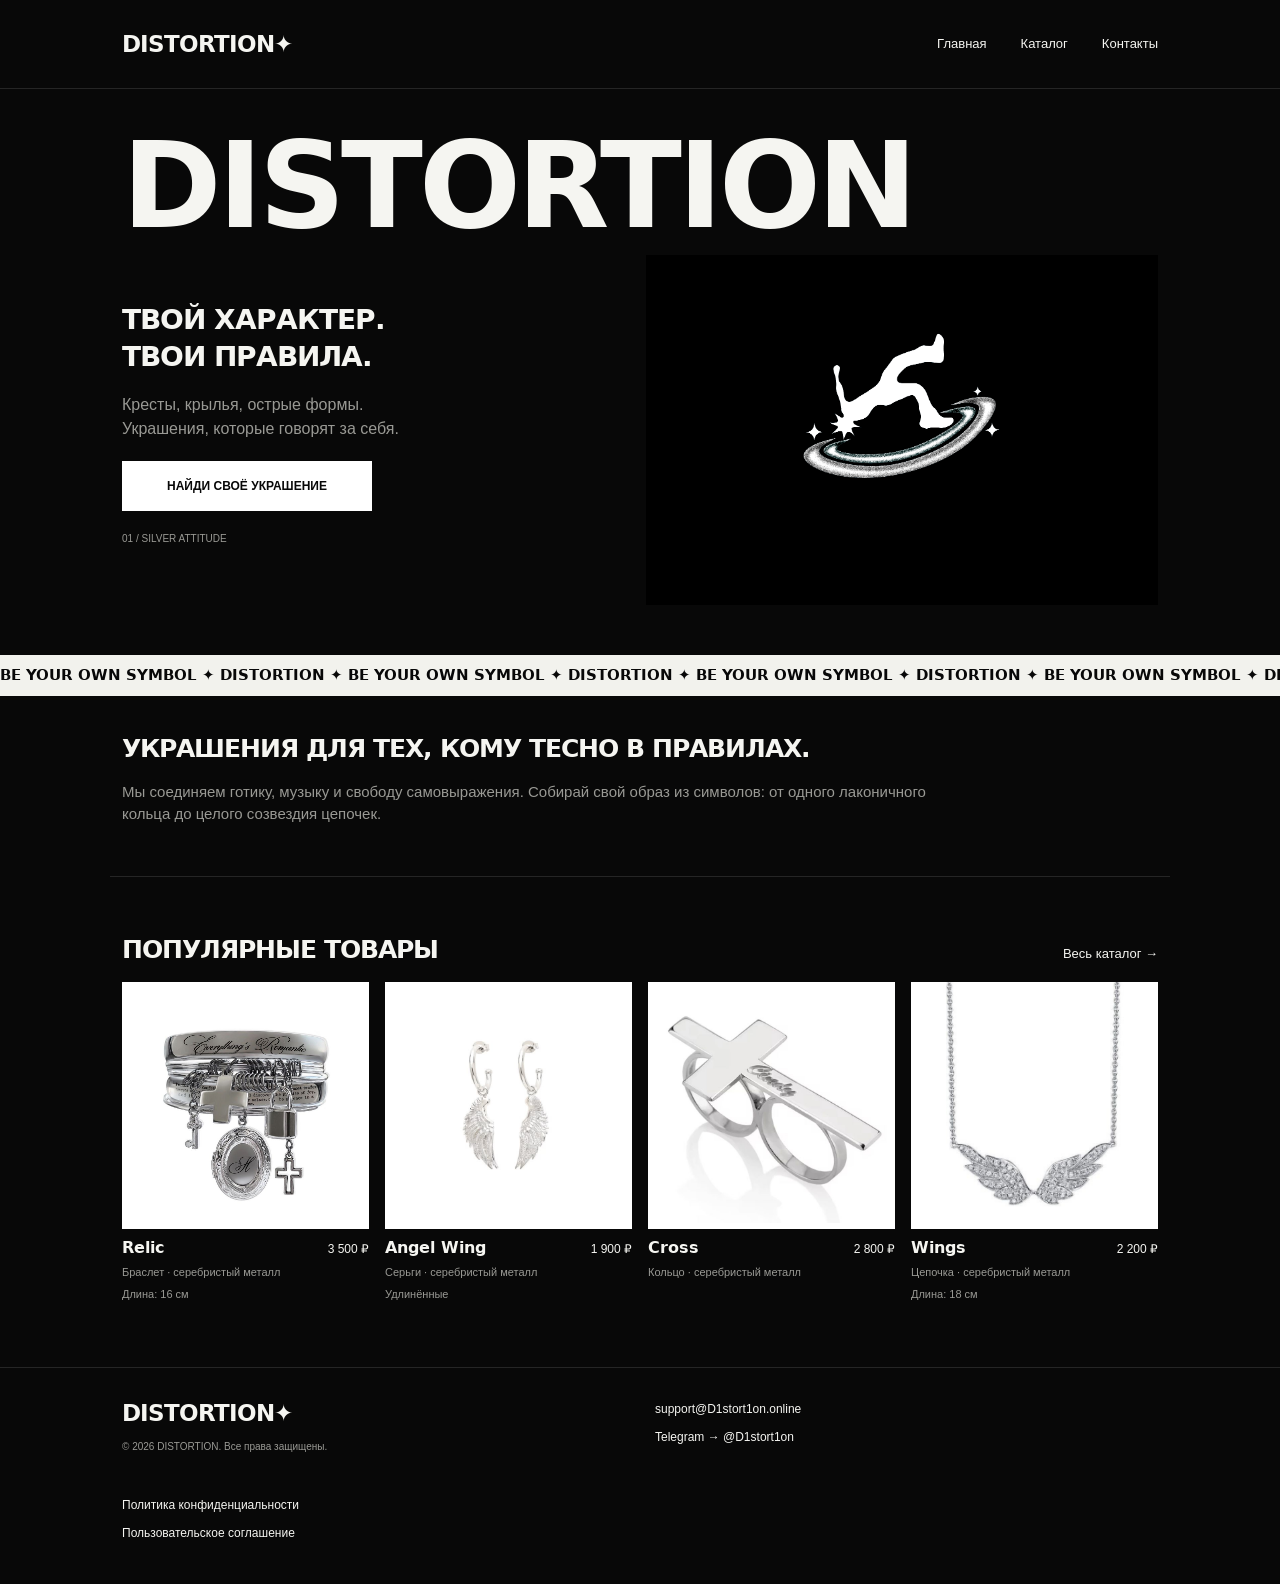
<file: index.html>
<!DOCTYPE html>
<html lang="ru">
<head>
<meta charset="UTF-8">
<meta name="viewport" content="width=device-width, initial-scale=1">
<meta name="description" content="DISTORTION — украшения в альтернативной эстетике. Твой характер. Твои правила.">
<title>Главная — DISTORTION</title>
<link rel="stylesheet" href="vendor/bootstrap.min.css">
<link rel="stylesheet" href="style.css">
<script src="script.js" defer>
</script>
</head>
<body>
<a class="skip-link" href="#main">К содержимому</a>
<header class="site-header">
<div class="container header-row">
<a class="logo" href="index.html">DISTORTION✦</a>
<nav aria-label="Главная навигация">
<a href="index.html">Главная</a>
<a href="catalog.html">Каталог</a>
<a href="contacts.html">Контакты</a>
</nav>
</div>
</header>
<main id="main">
<section class="container hero">
<h1>DISTORTION</h1>
<div class="hero-grid">
<div>
<h2>ТВОЙ ХАРАКТЕР.<br>ТВОИ ПРАВИЛА.</h2>
<p>Кресты, крылья, острые формы.<br>Украшения, которые говорят за себя.</p>
<a class="button" href="catalog.html">НАЙДИ СВОЁ УКРАШЕНИЕ</a>
<p class="small">01 / SILVER ATTITUDE</p>
</div>
<img src="images/hero.png" alt="Серебряная орбита и силуэт звезды">
</div>
</section>
<div class="ticker" aria-hidden="true"> BE YOUR OWN SYMBOL ✦ DISTORTION ✦  BE YOUR OWN SYMBOL ✦ DISTORTION ✦  BE YOUR OWN SYMBOL ✦ DISTORTION ✦  BE YOUR OWN SYMBOL ✦ DISTORTION ✦  BE YOUR OWN SYMBOL ✦ DISTORTION ✦  BE YOUR OWN SYMBOL ✦ DISTORTION ✦  BE YOUR OWN SYMBOL ✦ DISTORTION ✦  BE YOUR OWN SYMBOL ✦ DISTORTION ✦  BE YOUR OWN SYMBOL ✦ DISTORTION ✦  BE YOUR OWN SYMBOL ✦ DISTORTION ✦ </div>
<section class="intro container">
<h2>УКРАШЕНИЯ ДЛЯ ТЕХ, КОМУ ТЕСНО В ПРАВИЛАХ.</h2>
<p>Мы соединяем готику, музыку и свободу самовыражения. Собирай свой образ из символов: от одного лаконичного кольца до целого созвездия цепочек.</p>
</section>
<section class="container section">
<div class="section-heading">
<h2>ПОПУЛЯРНЫЕ ТОВАРЫ</h2>
<a href="catalog.html">Весь каталог →</a>
</div>
<div class="product-grid">
<article class="product-card" data-category="bracelets">
<a href="product.html?id=relic">
<img src="images/relic.jpg" alt="Браслет Relic" loading="lazy">
<div class="card-line">
<h3>Relic</h3>
<span>3 500 ₽</span>
</div>
<p>Браслет · серебристый металл</p>
<p>Длина: 16 см</p>
</a>
</article>
<article class="product-card" data-category="earrings">
<a href="product.html?id=angel-wing">
<img src="images/angel-wing.jpg" alt="Серьги Angel Wing" loading="lazy">
<div class="card-line">
<h3>Angel Wing</h3>
<span>1 900 ₽</span>
</div>
<p>Серьги · серебристый металл</p>
<p>Удлинённые</p>
</a>
</article>
<article class="product-card" data-category="rings">
<a href="product.html?id=cross">
<img src="images/cross.jpg" alt="Кольцо Cross" loading="lazy">
<div class="card-line">
<h3>Cross</h3>
<span>2 800 ₽</span>
</div>
<p>Кольцо · серебристый металл</p>
<p>
</p>
</a>
</article>
<article class="product-card" data-category="necklaces">
<a href="product.html?id=wings">
<img src="images/wings.jpg" alt="Цепочка Wings" loading="lazy">
<div class="card-line">
<h3>Wings</h3>
<span>2 200 ₽</span>
</div>
<p>Цепочка · серебристый металл</p>
<p>Длина: 18 см</p>
</a>
</article>
</div>
</section>
</main>
<footer class="site-footer">
<div class="container footer-grid">
<div>
<a class="logo" href="index.html">DISTORTION✦</a>
<p class="small">&copy; 2026 DISTORTION. Все права защищены.</p>
</div>
<div>
<a href="mailto:support@D1stort1on.online">support@D1stort1on.online</a>
<a href="https://t.me/D1stort1on">Telegram → @D1stort1on</a>
</div>
<div>
<a href="privacy.html">Политика конфиденциальности</a>
<a href="terms.html">Пользовательское соглашение</a>
</div>
</div>
</footer>
</body>
</html>
</file>
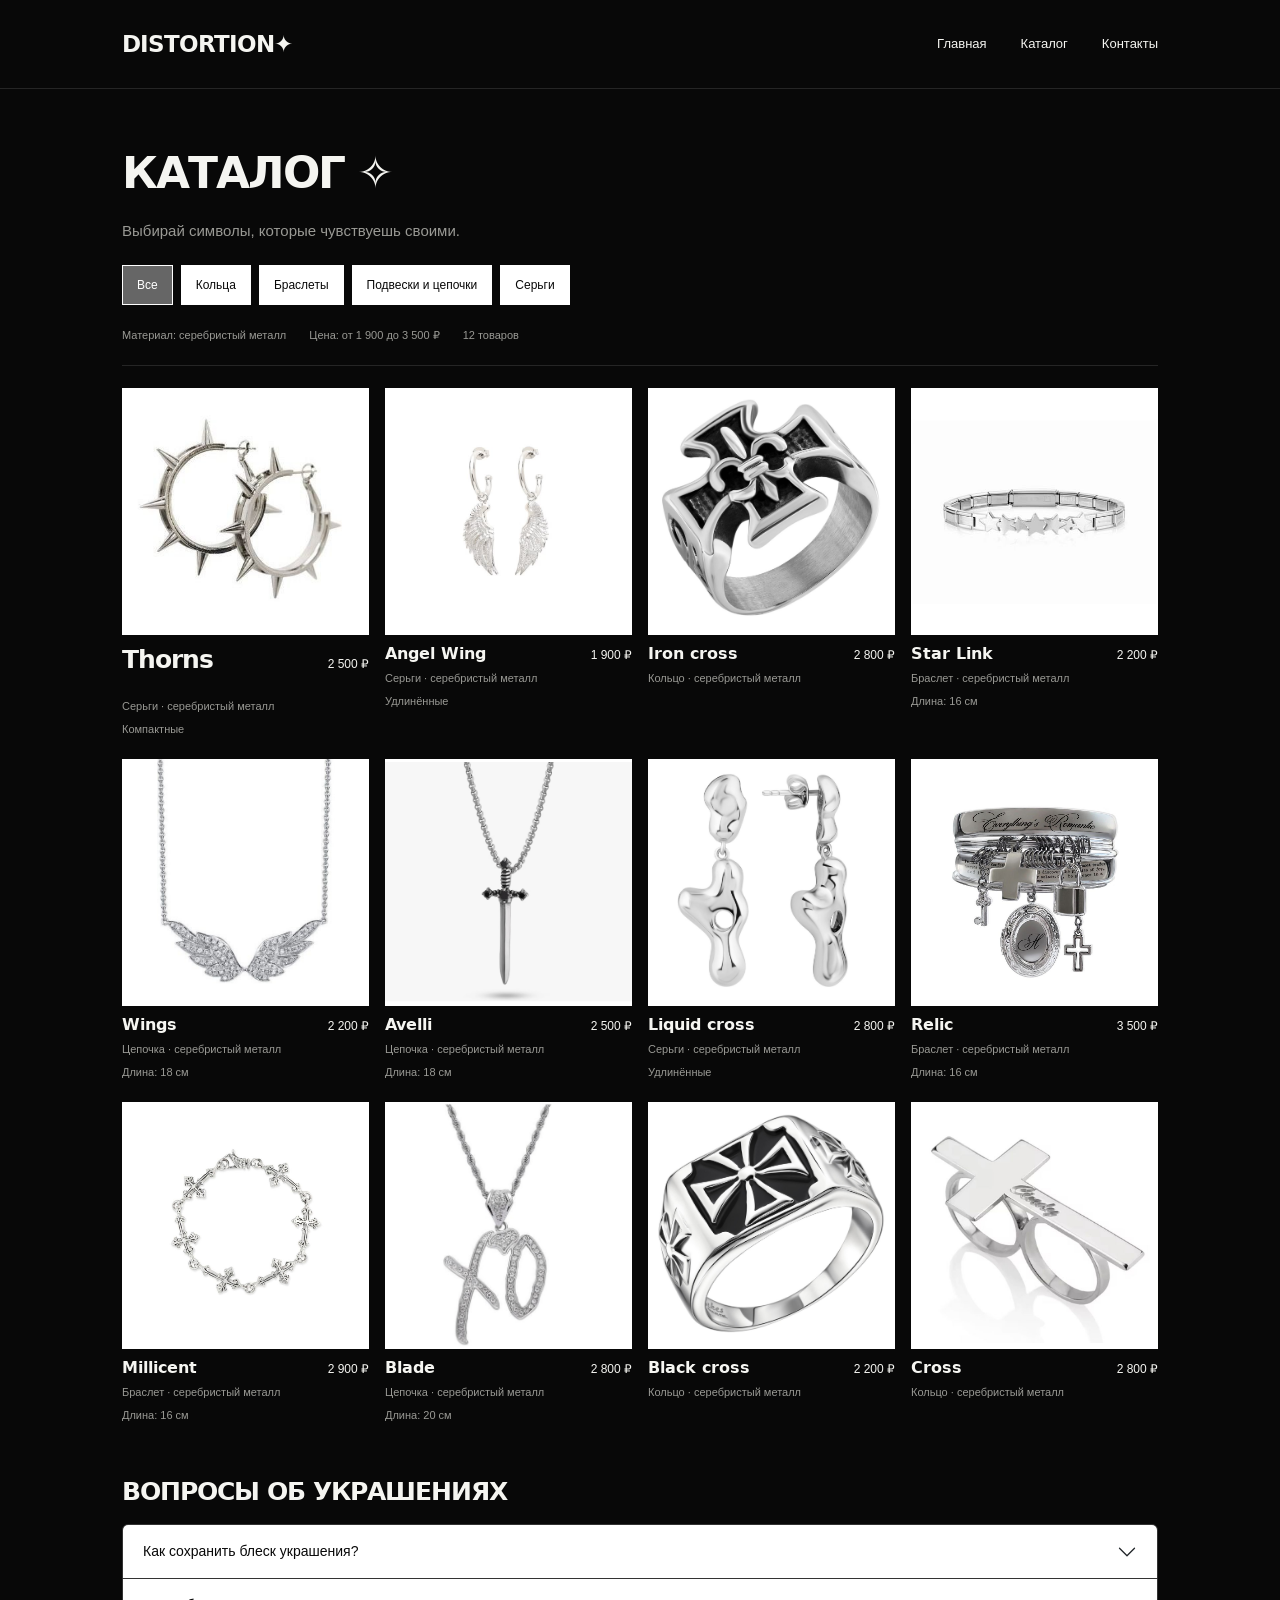
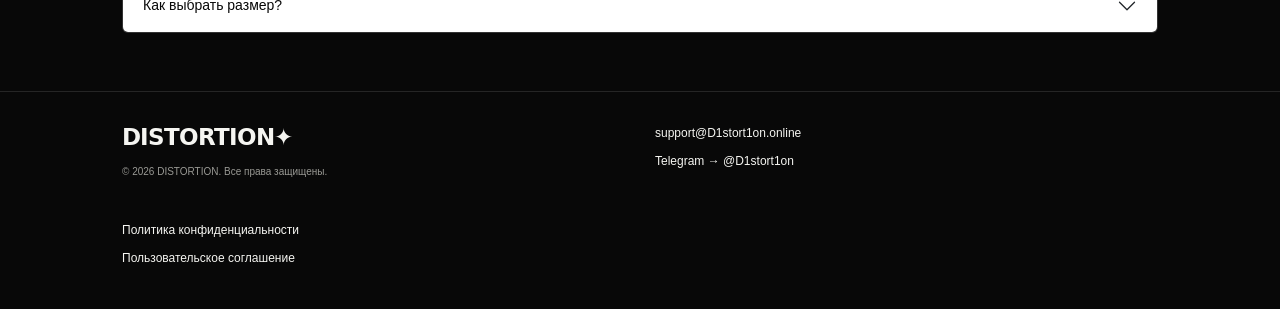
<file: catalog.html>
<!DOCTYPE html>
<html lang="ru">
<head>
<meta charset="UTF-8">
<meta name="viewport" content="width=device-width, initial-scale=1">
<meta name="description" content="DISTORTION — украшения в альтернативной эстетике. Твой характер. Твои правила.">
<title>Каталог — DISTORTION</title>
<link rel="stylesheet" href="vendor/bootstrap.min.css">
<link rel="stylesheet" href="style.css">
<script src="script.js" defer>
</script>
<script src="vendor/bootstrap.bundle.min.js" defer></script>
</head>
<body>
<a class="skip-link" href="#main">К содержимому</a>
<header class="site-header">
<div class="container header-row">
<a class="logo" href="index.html">DISTORTION✦</a>
<nav aria-label="Главная навигация">
<a href="index.html">Главная</a>
<a href="catalog.html">Каталог</a>
<a href="contacts.html">Контакты</a>
</nav>
</div>
</header>
<main id="main" class="container section">
<h1>КАТАЛОГ ✧</h1>
<p>Выбирай символы, которые чувствуешь своими.</p>
<div class="filters" role="group" aria-label="Категории товаров">
<button data-filter="all" class="active" aria-pressed="true">Все</button>
<button data-filter="rings" aria-pressed="false">Кольца</button>
<button data-filter="bracelets" aria-pressed="false">Браслеты</button>
<button data-filter="necklaces" aria-pressed="false">Подвески и цепочки</button>
<button data-filter="earrings" aria-pressed="false">Серьги</button>
</div>
<p class="catalog-info">Материал: серебристый металл <span>Цена: от 1 900 до 3 500 ₽</span> <span id="product-count" aria-live="polite">12 товаров</span>
</p>
<div class="row g-3 catalog-grid">
<article class="product-card col-6 col-md-4 col-lg-3" data-category="earrings">
<a href="product.html?id=thorns">
<img src="images/thorns.jpg" alt="Серьги Thorns" loading="lazy">
<div class="card-line">
<h2>Thorns</h2>
<span>2 500 ₽</span>
</div>
<p>Серьги · серебристый металл</p>
<p>Компактные</p>
</a>
</article>
<article class="product-card col-6 col-md-4 col-lg-3" data-category="earrings">
<a href="product.html?id=angel-wing">
<img src="images/angel-wing.jpg" alt="Серьги Angel Wing" loading="lazy">
<div class="card-line">
<h3>Angel Wing</h3>
<span>1 900 ₽</span>
</div>
<p>Серьги · серебристый металл</p>
<p>Удлинённые</p>
</a>
</article>
<article class="product-card col-6 col-md-4 col-lg-3" data-category="rings">
<a href="product.html?id=iron-cross">
<img src="images/iron-cross.jpg" alt="Кольцо Iron cross" loading="lazy">
<div class="card-line">
<h3>Iron cross</h3>
<span>2 800 ₽</span>
</div>
<p>Кольцо · серебристый металл</p>
<p>
</p>
</a>
</article>
<article class="product-card col-6 col-md-4 col-lg-3" data-category="bracelets">
<a href="product.html?id=star-link">
<img src="images/star-link.jpg" alt="Браслет Star Link" loading="lazy">
<div class="card-line">
<h3>Star Link</h3>
<span>2 200 ₽</span>
</div>
<p>Браслет · серебристый металл</p>
<p>Длина: 16 см</p>
</a>
</article>
<article class="product-card col-6 col-md-4 col-lg-3" data-category="necklaces">
<a href="product.html?id=wings">
<img src="images/wings.jpg" alt="Цепочка Wings" loading="lazy">
<div class="card-line">
<h3>Wings</h3>
<span>2 200 ₽</span>
</div>
<p>Цепочка · серебристый металл</p>
<p>Длина: 18 см</p>
</a>
</article>
<article class="product-card col-6 col-md-4 col-lg-3" data-category="necklaces">
<a href="product.html?id=avelli">
<img src="images/avelli.jpg" alt="Цепочка Avelli" loading="lazy">
<div class="card-line">
<h3>Avelli</h3>
<span>2 500 ₽</span>
</div>
<p>Цепочка · серебристый металл</p>
<p>Длина: 18 см</p>
</a>
</article>
<article class="product-card col-6 col-md-4 col-lg-3" data-category="earrings">
<a href="product.html?id=liquid-cross">
<img src="images/liquid-cross.jpg" alt="Серьги Liquid cross" loading="lazy">
<div class="card-line">
<h3>Liquid cross</h3>
<span>2 800 ₽</span>
</div>
<p>Серьги · серебристый металл</p>
<p>Удлинённые</p>
</a>
</article>
<article class="product-card col-6 col-md-4 col-lg-3" data-category="bracelets">
<a href="product.html?id=relic">
<img src="images/relic.jpg" alt="Браслет Relic" loading="lazy">
<div class="card-line">
<h3>Relic</h3>
<span>3 500 ₽</span>
</div>
<p>Браслет · серебристый металл</p>
<p>Длина: 16 см</p>
</a>
</article>
<article class="product-card col-6 col-md-4 col-lg-3" data-category="bracelets">
<a href="product.html?id=millicent">
<img src="images/millicent.jpg" alt="Браслет Millicent" loading="lazy">
<div class="card-line">
<h3>Millicent</h3>
<span>2 900 ₽</span>
</div>
<p>Браслет · серебристый металл</p>
<p>Длина: 16 см</p>
</a>
</article>
<article class="product-card col-6 col-md-4 col-lg-3" data-category="necklaces">
<a href="product.html?id=blade">
<img src="images/blade.jpg" alt="Цепочка Blade" loading="lazy">
<div class="card-line">
<h3>Blade</h3>
<span>2 800 ₽</span>
</div>
<p>Цепочка · серебристый металл</p>
<p>Длина: 20 см</p>
</a>
</article>
<article class="product-card col-6 col-md-4 col-lg-3" data-category="rings">
<a href="product.html?id=black-cross">
<img src="images/black-cross.jpg" alt="Кольцо Black cross" loading="lazy">
<div class="card-line">
<h3>Black cross</h3>
<span>2 200 ₽</span>
</div>
<p>Кольцо · серебристый металл</p>
<p>
</p>
</a>
</article>
<article class="product-card col-6 col-md-4 col-lg-3" data-category="rings">
<a href="product.html?id=cross">
<img src="images/cross.jpg" alt="Кольцо Cross" loading="lazy">
<div class="card-line">
<h3>Cross</h3>
<span>2 800 ₽</span>
</div>
<p>Кольцо · серебристый металл</p>
<p>
</p>
</a>
</article>
</div>
<section class="catalog-faq"><h2>ВОПРОСЫ ОБ УКРАШЕНИЯХ</h2>
<div class="accordion" id="questions">
<div class="accordion-item">
<h3 class="accordion-header"><button class="accordion-button collapsed" type="button" data-bs-toggle="collapse" data-bs-target="#care-answer" aria-expanded="false" aria-controls="care-answer">Как сохранить блеск украшения?</button></h3>
<div id="care-answer" class="accordion-collapse collapse" data-bs-parent="#questions"><div class="accordion-body">Снимай украшение перед душем и тренировкой. Храни отдельно от других аксессуаров и очищай мягкой сухой салфеткой.</div></div>
</div>
<div class="accordion-item">
<h3 class="accordion-header"><button class="accordion-button collapsed" type="button" data-bs-toggle="collapse" data-bs-target="#size-answer" aria-expanded="false" aria-controls="size-answer">Как выбрать размер?</button></h3>
<div id="size-answer" class="accordion-collapse collapse" data-bs-parent="#questions"><div class="accordion-body">Посмотри параметры в карточке украшения. Если сомневаешься, <a href="contacts.html">напиши нам</a> — поможем с выбором.</div></div>
</div>
</div></section></main>
<footer class="site-footer">
<div class="container footer-grid">
<div>
<a class="logo" href="index.html">DISTORTION✦</a>
<p class="small">&copy; 2026 DISTORTION. Все права защищены.</p>
</div>
<div>
<a href="mailto:support@D1stort1on.online">support@D1stort1on.online</a>
<a href="https://t.me/D1stort1on">Telegram → @D1stort1on</a>
</div>
<div>
<a href="privacy.html">Политика конфиденциальности</a>
<a href="terms.html">Пользовательское соглашение</a>
</div>
</div>
</footer>
</body>
</html>
</file>
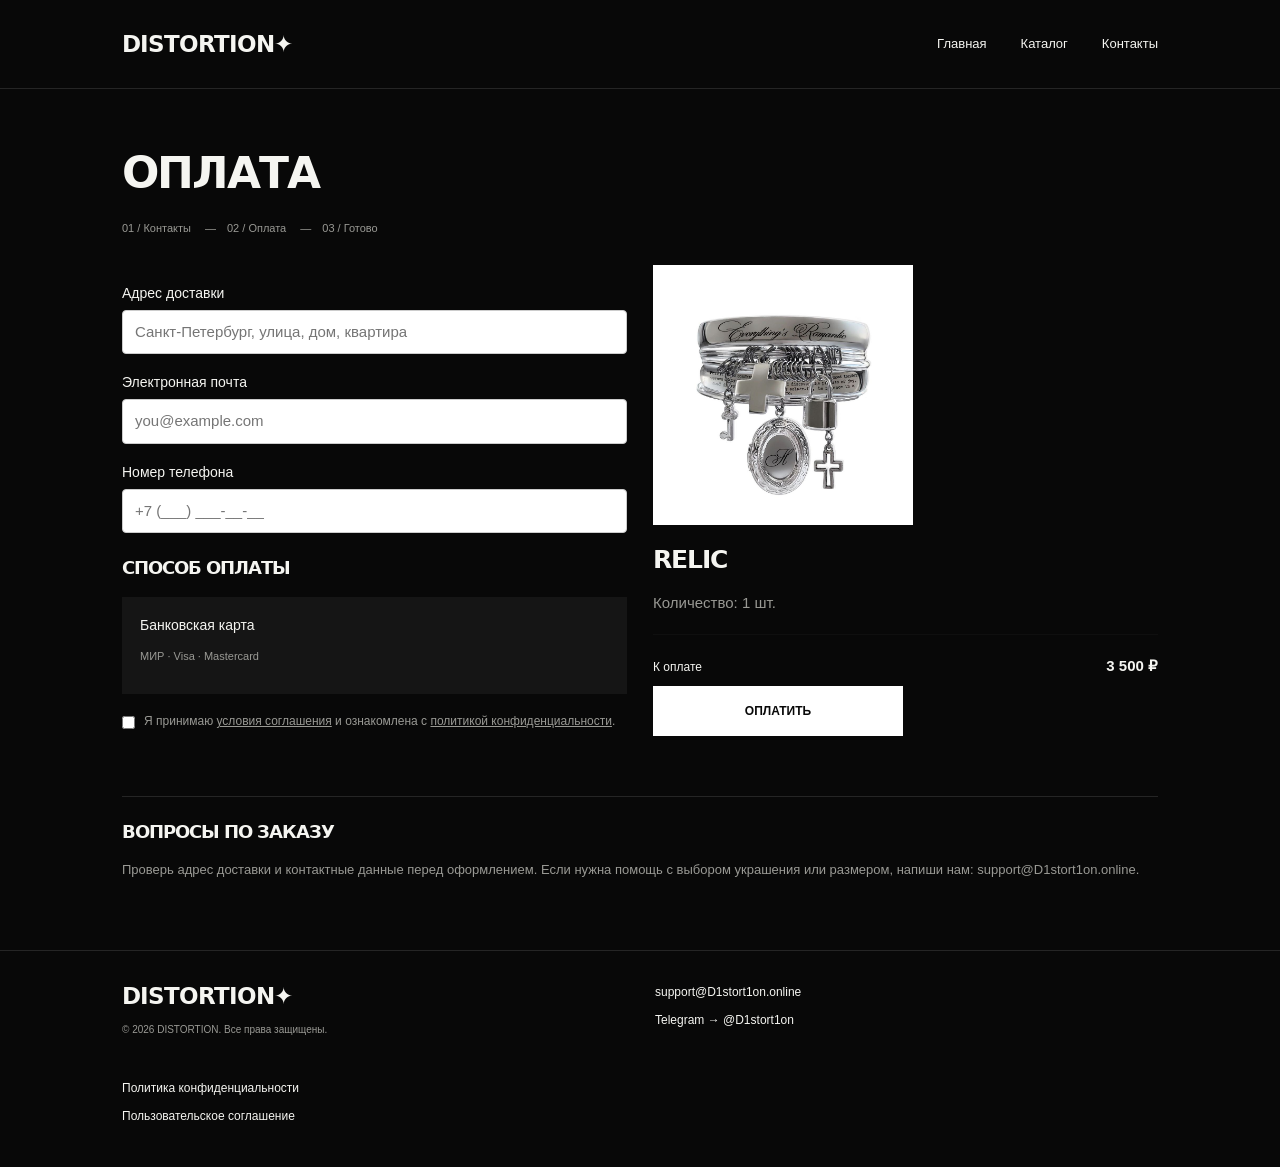
<file: checkout.html>
<!DOCTYPE html>
<html lang="ru">
<head>
<meta charset="UTF-8">
<meta name="viewport" content="width=device-width, initial-scale=1">
<meta name="description" content="DISTORTION — украшения в альтернативной эстетике. Твой характер. Твои правила.">
<title>Оформление заказа — DISTORTION</title>
<link rel="stylesheet" href="vendor/bootstrap.min.css">
<link rel="stylesheet" href="style.css">
<script src="products.js" defer>
</script>
<script src="script.js" defer>
</script>
</head>
<body>
<a class="skip-link" href="#main">К содержимому</a>
<header class="site-header">
<div class="container header-row">
<a class="logo" href="index.html">DISTORTION✦</a>
<nav aria-label="Главная навигация">
<a href="index.html">Главная</a>
<a href="catalog.html">Каталог</a>
<a href="contacts.html">Контакты</a>
</nav>
</div>
</header>
<main id="main" class="container section">
<h1>ОПЛАТА</h1>
<p class="small">01 / Контакты　 —　02 / Оплата　 —　03 / Готово</p>
<form id="order-form" class="checkout-grid">
<div>
<label for="address">Адрес доставки</label>
<input id="address" name="address" type="text" placeholder="Санкт-Петербург, улица, дом, квартира" minlength="10" required>
<label for="email">Электронная почта</label>
<input id="email" name="email" type="email" autocomplete="email" placeholder="you@example.com" required>
<label for="phone">Номер телефона</label>
<input id="phone" name="phone" type="tel" autocomplete="tel" placeholder="+7 (___) ___-__-__" required>
<h2 class="label-heading">СПОСОБ ОПЛАТЫ</h2>
<div class="payment-method">Банковская карта<p class="small">МИР · Visa · Mastercard</p>
</div>
<label class="consent">
<input type="checkbox" required> <span>Я принимаю <a href="terms.html">условия соглашения</a> и ознакомлена с <a href="privacy.html">политикой конфиденциальности</a>.</span>
</label>
</div>
<aside>
<img class="order-image" id="order-image" src="images/relic.jpg" alt="Браслет Relic">
<h2 id="order-name">RELIC / 16 СМ</h2>
<p>Количество: 1 шт.</p>
<hr>
<div class="card-line">
<span>К оплате</span>
<strong id="order-price">3 500 ₽</strong>
</div>
<button class="button" type="submit">ОПЛАТИТЬ</button>
<p id="form-error" role="alert">
</p>
</aside>
</form>
<section class="security">
<h2>ВОПРОСЫ ПО ЗАКАЗУ</h2>
<p>Проверь адрес доставки и контактные данные перед оформлением. Если нужна помощь с выбором украшения или размером, напиши нам: support@D1stort1on.online.</p>
</section>
</main>
<footer class="site-footer">
<div class="container footer-grid">
<div>
<a class="logo" href="index.html">DISTORTION✦</a>
<p class="small">&copy; 2026 DISTORTION. Все права защищены.</p>
</div>
<div>
<a href="mailto:support@D1stort1on.online">support@D1stort1on.online</a>
<a href="https://t.me/D1stort1on">Telegram → @D1stort1on</a>
</div>
<div>
<a href="privacy.html">Политика конфиденциальности</a>
<a href="terms.html">Пользовательское соглашение</a>
</div>
</div>
</footer>
</body>
</html>
</file>
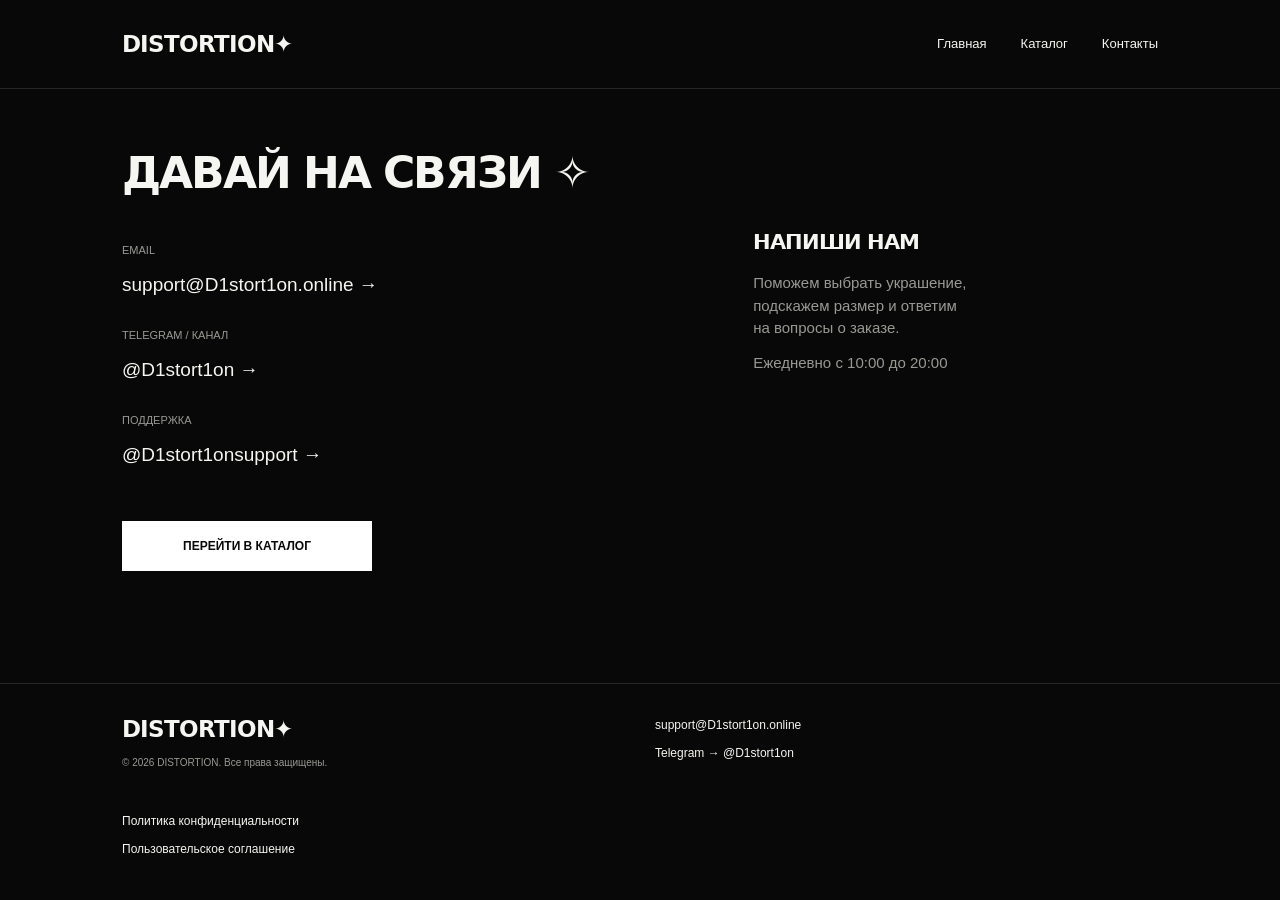
<file: contacts.html>
<!DOCTYPE html>
<html lang="ru">
<head>
<meta charset="UTF-8">
<meta name="viewport" content="width=device-width, initial-scale=1">
<meta name="description" content="DISTORTION — украшения в альтернативной эстетике. Твой характер. Твои правила.">
<title>Контакты — DISTORTION</title>
<link rel="stylesheet" href="vendor/bootstrap.min.css">
<link rel="stylesheet" href="style.css">
<script src="script.js" defer>
</script>
</head>
<body>
<a class="skip-link" href="#main">К содержимому</a>
<header class="site-header">
<div class="container header-row">
<a class="logo" href="index.html">DISTORTION✦</a>
<nav aria-label="Главная навигация">
<a href="index.html">Главная</a>
<a href="catalog.html">Каталог</a>
<a href="contacts.html">Контакты</a>
</nav>
</div>
</header>
<main id="main" class="container section contacts">
<h1>ДАВАЙ НА СВЯЗИ ✧</h1>
<div class="contacts-grid">
<div>
<p class="small">EMAIL</p>
<a class="contact-link" href="mailto:support@D1stort1on.online">support@D1stort1on.online →</a>
<p class="small">TELEGRAM / КАНАЛ</p>
<a class="contact-link" href="https://t.me/D1stort1on">@D1stort1on →</a>
<p class="small">ПОДДЕРЖКА</p>
<a class="contact-link" href="https://t.me/D1stort1onsupport">@D1stort1onsupport →</a>
<a class="button" href="catalog.html">ПЕРЕЙТИ В КАТАЛОГ</a>
</div>
<div>
<h2>НАПИШИ НАМ</h2>
<p>Поможем выбрать украшение,<br>подскажем размер и ответим<br>на вопросы о заказе.</p>
<p>Ежедневно с 10:00 до 20:00</p>
</div>
</div>
</main>
<footer class="site-footer">
<div class="container footer-grid">
<div>
<a class="logo" href="index.html">DISTORTION✦</a>
<p class="small">&copy; 2026 DISTORTION. Все права защищены.</p>
</div>
<div>
<a href="mailto:support@D1stort1on.online">support@D1stort1on.online</a>
<a href="https://t.me/D1stort1on">Telegram → @D1stort1on</a>
</div>
<div>
<a href="privacy.html">Политика конфиденциальности</a>
<a href="terms.html">Пользовательское соглашение</a>
</div>
</div>
</footer>
</body>
</html>
</file>
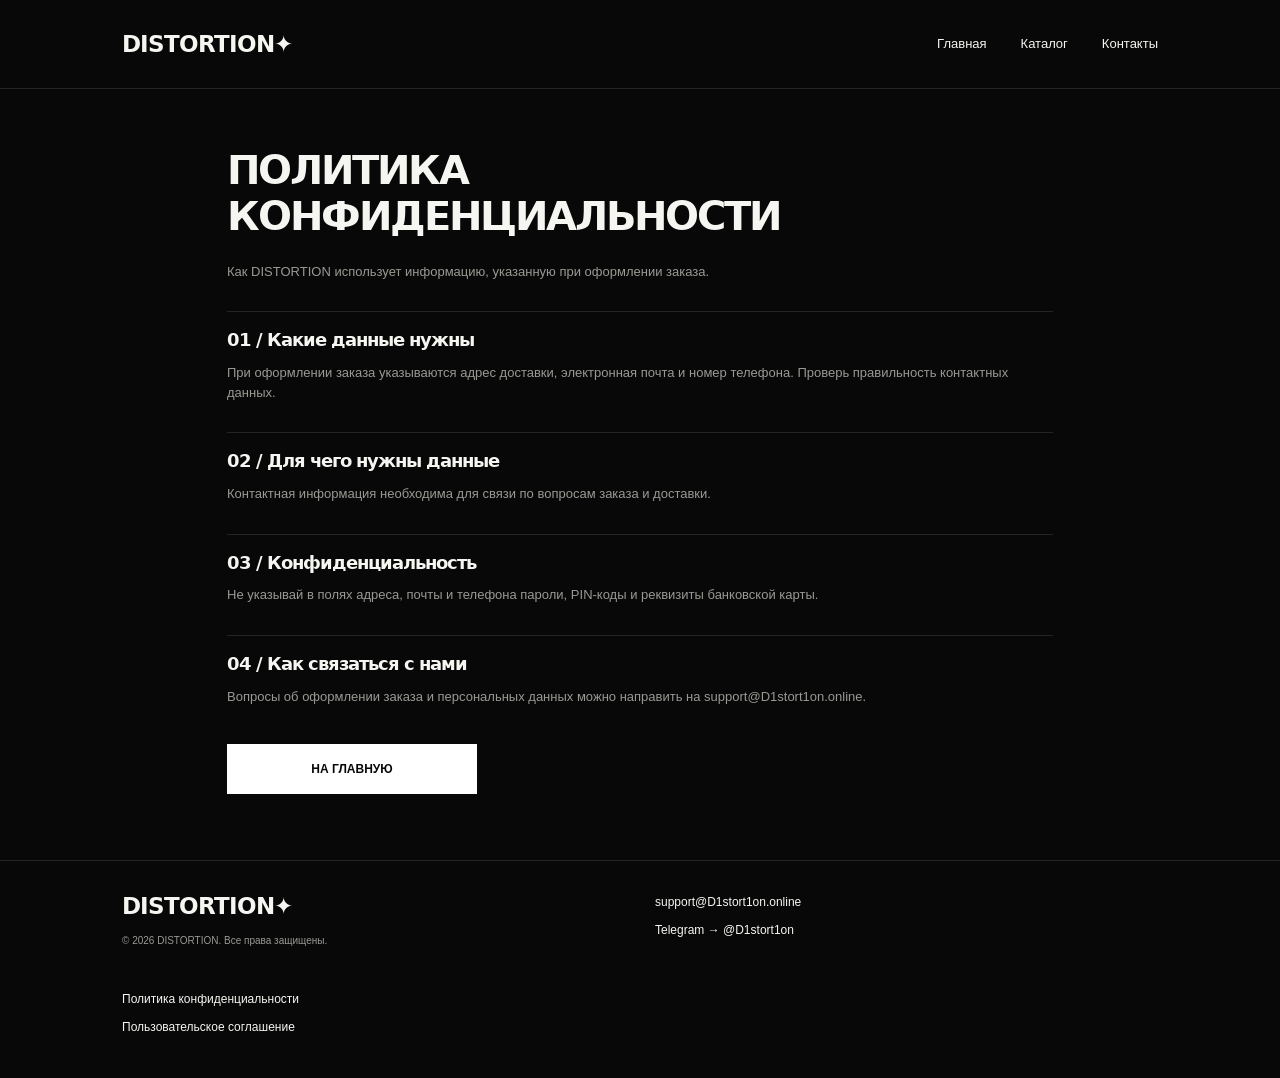
<file: privacy.html>
<!DOCTYPE html>
<html lang="ru">
<head>
<meta charset="UTF-8">
<meta name="viewport" content="width=device-width, initial-scale=1">
<meta name="description" content="DISTORTION — украшения в альтернативной эстетике. Твой характер. Твои правила.">
<title>ПОЛИТИКА КОНФИДЕНЦИАЛЬНОСТИ — DISTORTION</title>
<link rel="stylesheet" href="vendor/bootstrap.min.css">
<link rel="stylesheet" href="style.css">
<script src="script.js" defer>
</script>
</head>
<body>
<a class="skip-link" href="#main">К содержимому</a>
<header class="site-header">
<div class="container header-row">
<a class="logo" href="index.html">DISTORTION✦</a>
<nav aria-label="Главная навигация">
<a href="index.html">Главная</a>
<a href="catalog.html">Каталог</a>
<a href="contacts.html">Контакты</a>
</nav>
</div>
</header>
<main id="main" class="container section legal">
<h1>ПОЛИТИКА КОНФИДЕНЦИАЛЬНОСТИ</h1>
<p>Как DISTORTION использует информацию, указанную при оформлении заказа.</p>
<section><h2>01 / Какие данные нужны</h2>
<p>При оформлении заказа указываются адрес доставки, электронная почта и номер телефона. Проверь правильность контактных данных.</p></section><section><h2>02 / Для чего нужны данные</h2>
<p>Контактная информация необходима для связи по вопросам заказа и доставки.</p></section><section><h2>03 / Конфиденциальность</h2>
<p>Не указывай в полях адреса, почты и телефона пароли, PIN-коды и реквизиты банковской карты.</p></section><section><h2>04 / Как связаться с нами</h2>
<p>Вопросы об оформлении заказа и персональных данных можно направить на support@D1stort1on.online.</p></section><a class="button" href="index.html">НА ГЛАВНУЮ</a>
</main>
<footer class="site-footer">
<div class="container footer-grid">
<div>
<a class="logo" href="index.html">DISTORTION✦</a>
<p class="small">&copy; 2026 DISTORTION. Все права защищены.</p>
</div>
<div>
<a href="mailto:support@D1stort1on.online">support@D1stort1on.online</a>
<a href="https://t.me/D1stort1on">Telegram → @D1stort1on</a>
</div>
<div>
<a href="privacy.html">Политика конфиденциальности</a>
<a href="terms.html">Пользовательское соглашение</a>
</div>
</div>
</footer>
</body>
</html>
</file>
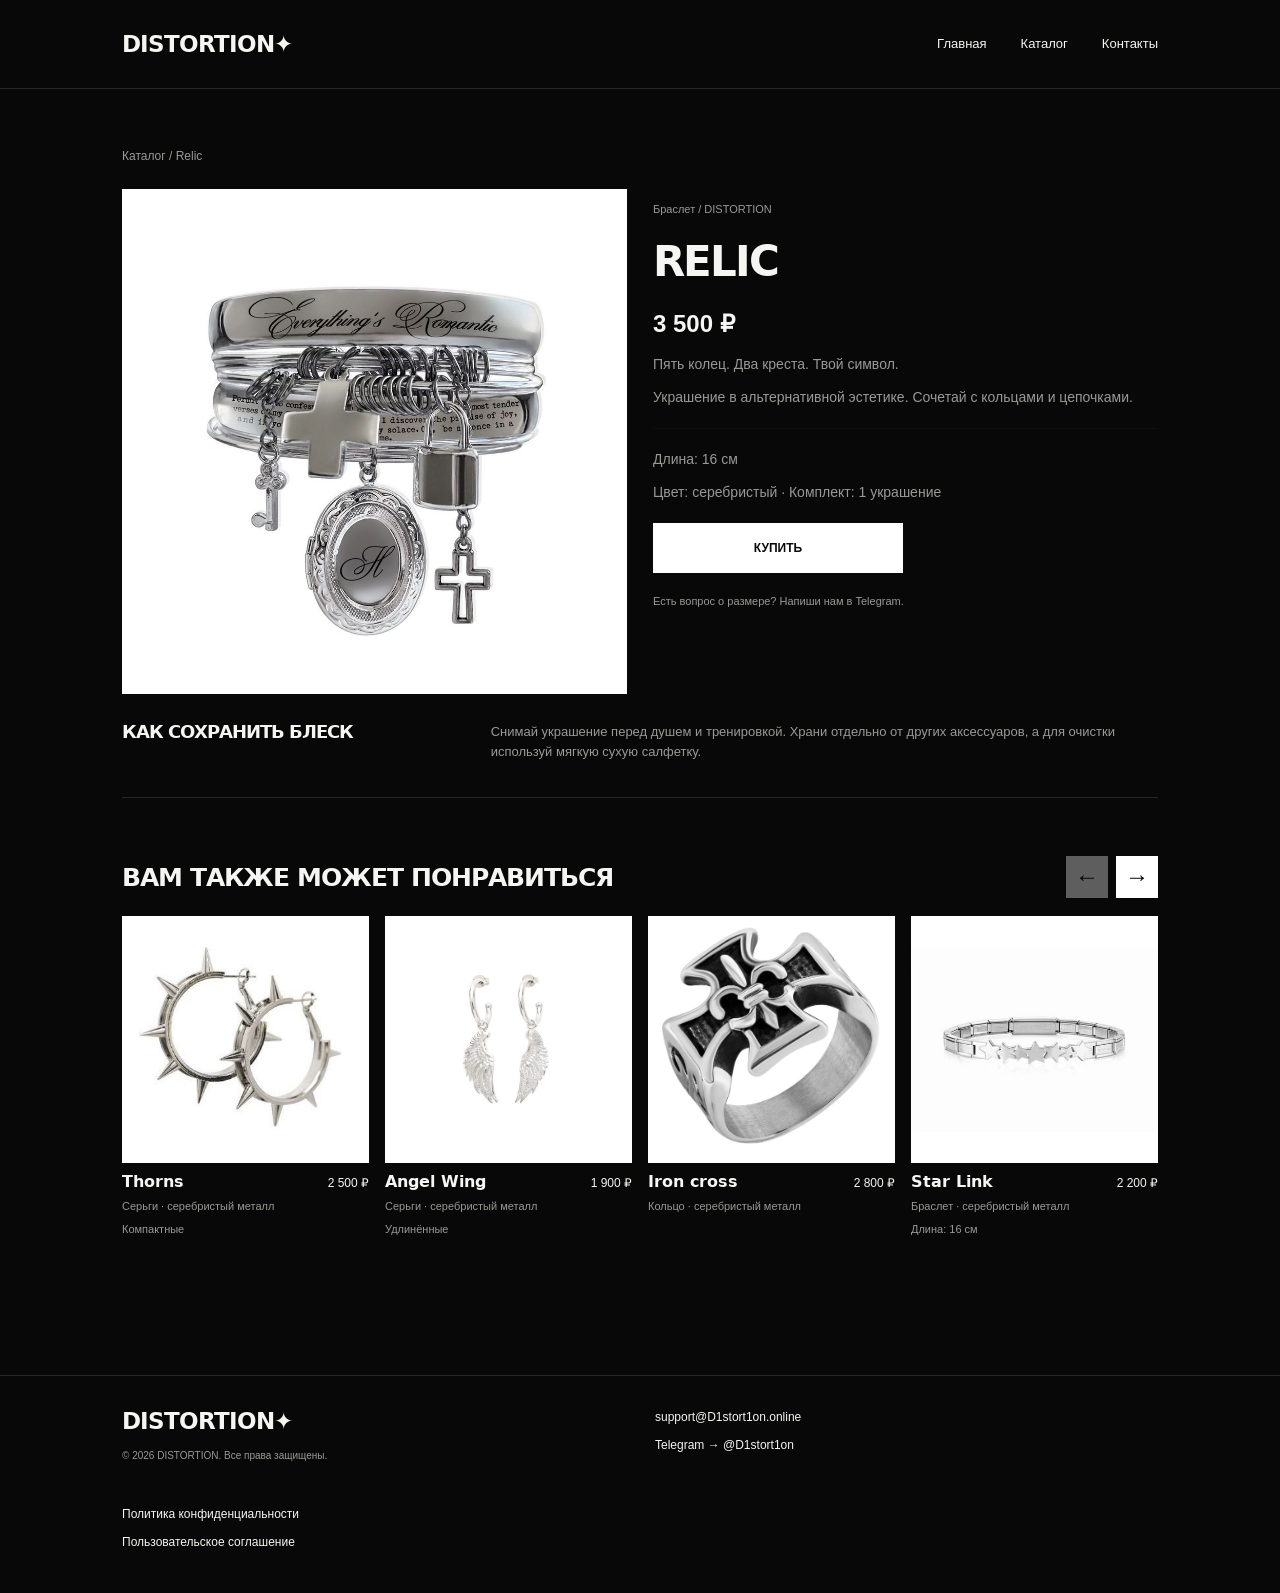
<file: product.html>
<!DOCTYPE html>
<html lang="ru">
<head>
<meta charset="UTF-8">
<meta name="viewport" content="width=device-width, initial-scale=1">
<meta name="description" content="DISTORTION — украшения в альтернативной эстетике. Твой характер. Твои правила.">
<title>Товар — DISTORTION</title>
<link rel="stylesheet" href="vendor/bootstrap.min.css">
<link rel="stylesheet" href="vendor/glightbox.min.css">
<link rel="stylesheet" href="style.css">
<script src="products.js" defer>
</script>
<script src="script.js" defer>
</script>
<script src="vendor/glightbox.min.js" defer></script>
<script src="gallery.js" defer></script>
</head>
<body>
<a class="skip-link" href="#main">К содержимому</a>
<header class="site-header">
<div class="container header-row">
<a class="logo" href="index.html">DISTORTION✦</a>
<nav aria-label="Главная навигация">
<a href="index.html">Главная</a>
<a href="catalog.html">Каталог</a>
<a href="contacts.html">Контакты</a>
</nav>
</div>
</header>
<main id="main" class="container section">
<p class="breadcrumbs">
<a href="catalog.html">Каталог</a> / <span id="breadcrumb-name">Relic</span>
</p>
<section class="product-layout">
<a id="open-photo" class="image-button glightbox" href="images/relic.jpg" data-gallery="jewelry" data-title="Relic" aria-label="Увеличить фотографию"><img id="product-image" src="images/relic.jpg" alt="Браслет Relic">
</a><div>
<p class="small" id="product-kind">БРАСЛЕТ / 001</p>
<h1 id="product-name">RELIC</h1>
<strong class="price" id="product-price">3 500 ₽</strong>
<p id="product-description">Пять колец. Два креста. Твой символ.</p>
<p>Украшение в альтернативной эстетике. Сочетай с кольцами и цепочками.</p>
<hr>
<p id="product-detail">Длина: 16 см</p>
<p>Цвет: серебристый · Комплект: 1 украшение</p>
<a id="buy-link" class="button" href="checkout.html?id=relic">КУПИТЬ</a>
<p class="small">Есть вопрос о размере? Напиши нам в <a href="https://t.me/D1stort1on">Telegram</a>.</p>
</div>
</section>
<section class="care">
<h2>КАК СОХРАНИТЬ БЛЕСК</h2>
<p>Снимай украшение перед душем и тренировкой. Храни отдельно от других аксессуаров, а для очистки используй мягкую сухую салфетку.</p>
</section>
<section class="section recommendations" aria-labelledby="recommendations-title">
<div class="section-heading recommendations-heading">
<h2 id="recommendations-title">ВАМ ТАКЖЕ МОЖЕТ ПОНРАВИТЬСЯ</h2>
<div class="slider-controls" role="group" aria-label="Листание рекомендаций">
<button class="slider-button" type="button" id="recommendations-prev" aria-label="Предыдущие товары" aria-controls="recommendations-track">←</button><button class="slider-button" type="button" id="recommendations-next" aria-label="Следующие товары" aria-controls="recommendations-track">→</button>
</div>
</div>
<div class="recommendations-track" role="region" id="recommendations-track" tabindex="0" aria-label="Рекомендуемые украшения, горизонтальная прокрутка">
<article class="product-card" data-category="earrings">
<a href="product.html?id=thorns">
<img src="images/thorns.jpg" alt="Серьги Thorns" loading="lazy">
<div class="card-line">
<h3>Thorns</h3>
<span>2 500 ₽</span>
</div>
<p>Серьги · серебристый металл</p>
<p>Компактные</p>
</a>
</article>
<article class="product-card" data-category="earrings">
<a href="product.html?id=angel-wing">
<img src="images/angel-wing.jpg" alt="Серьги Angel Wing" loading="lazy">
<div class="card-line">
<h3>Angel Wing</h3>
<span>1 900 ₽</span>
</div>
<p>Серьги · серебристый металл</p>
<p>Удлинённые</p>
</a>
</article>
<article class="product-card" data-category="rings">
<a href="product.html?id=iron-cross">
<img src="images/iron-cross.jpg" alt="Кольцо Iron cross" loading="lazy">
<div class="card-line">
<h3>Iron cross</h3>
<span>2 800 ₽</span>
</div>
<p>Кольцо · серебристый металл</p>
<p>
</p>
</a>
</article>
<article class="product-card" data-category="bracelets">
<a href="product.html?id=star-link">
<img src="images/star-link.jpg" alt="Браслет Star Link" loading="lazy">
<div class="card-line">
<h3>Star Link</h3>
<span>2 200 ₽</span>
</div>
<p>Браслет · серебристый металл</p>
<p>Длина: 16 см</p>
</a>
</article>
<article class="product-card" data-category="necklaces">
<a href="product.html?id=wings">
<img src="images/wings.jpg" alt="Цепочка Wings" loading="lazy">
<div class="card-line">
<h3>Wings</h3>
<span>2 200 ₽</span>
</div>
<p>Цепочка · серебристый металл</p>
<p>Длина: 18 см</p>
</a>
</article>
<article class="product-card" data-category="necklaces">
<a href="product.html?id=avelli">
<img src="images/avelli.jpg" alt="Цепочка Avelli" loading="lazy">
<div class="card-line">
<h3>Avelli</h3>
<span>2 500 ₽</span>
</div>
<p>Цепочка · серебристый металл</p>
<p>Длина: 18 см</p>
</a>
</article>
<article class="product-card" data-category="earrings">
<a href="product.html?id=liquid-cross">
<img src="images/liquid-cross.jpg" alt="Серьги Liquid cross" loading="lazy">
<div class="card-line">
<h3>Liquid cross</h3>
<span>2 800 ₽</span>
</div>
<p>Серьги · серебристый металл</p>
<p>Удлинённые</p>
</a>
</article>
<article class="product-card" data-category="bracelets">
<a href="product.html?id=relic">
<img src="images/relic.jpg" alt="Браслет Relic" loading="lazy">
<div class="card-line">
<h3>Relic</h3>
<span>3 500 ₽</span>
</div>
<p>Браслет · серебристый металл</p>
<p>Длина: 16 см</p>
</a>
</article>
<article class="product-card" data-category="bracelets">
<a href="product.html?id=millicent">
<img src="images/millicent.jpg" alt="Браслет Millicent" loading="lazy">
<div class="card-line">
<h3>Millicent</h3>
<span>2 900 ₽</span>
</div>
<p>Браслет · серебристый металл</p>
<p>Длина: 16 см</p>
</a>
</article>
<article class="product-card" data-category="necklaces">
<a href="product.html?id=blade">
<img src="images/blade.jpg" alt="Цепочка Blade" loading="lazy">
<div class="card-line">
<h3>Blade</h3>
<span>2 800 ₽</span>
</div>
<p>Цепочка · серебристый металл</p>
<p>Длина: 20 см</p>
</a>
</article>
<article class="product-card" data-category="rings">
<a href="product.html?id=black-cross">
<img src="images/black-cross.jpg" alt="Кольцо Black cross" loading="lazy">
<div class="card-line">
<h3>Black cross</h3>
<span>2 200 ₽</span>
</div>
<p>Кольцо · серебристый металл</p>
<p>
</p>
</a>
</article>
<article class="product-card" data-category="rings">
<a href="product.html?id=cross">
<img src="images/cross.jpg" alt="Кольцо Cross" loading="lazy">
<div class="card-line">
<h3>Cross</h3>
<span>2 800 ₽</span>
</div>
<p>Кольцо · серебристый металл</p>
<p>
</p>
</a>
</article>
</div></section>
</main>
<footer class="site-footer">
<div class="container footer-grid">
<div>
<a class="logo" href="index.html">DISTORTION✦</a>
<p class="small">&copy; 2026 DISTORTION. Все права защищены.</p>
</div>
<div>
<a href="mailto:support@D1stort1on.online">support@D1stort1on.online</a>
<a href="https://t.me/D1stort1on">Telegram → @D1stort1on</a>
</div>
<div>
<a href="privacy.html">Политика конфиденциальности</a>
<a href="terms.html">Пользовательское соглашение</a>
</div>
</div>
</footer>
</body>
</html>
</file>
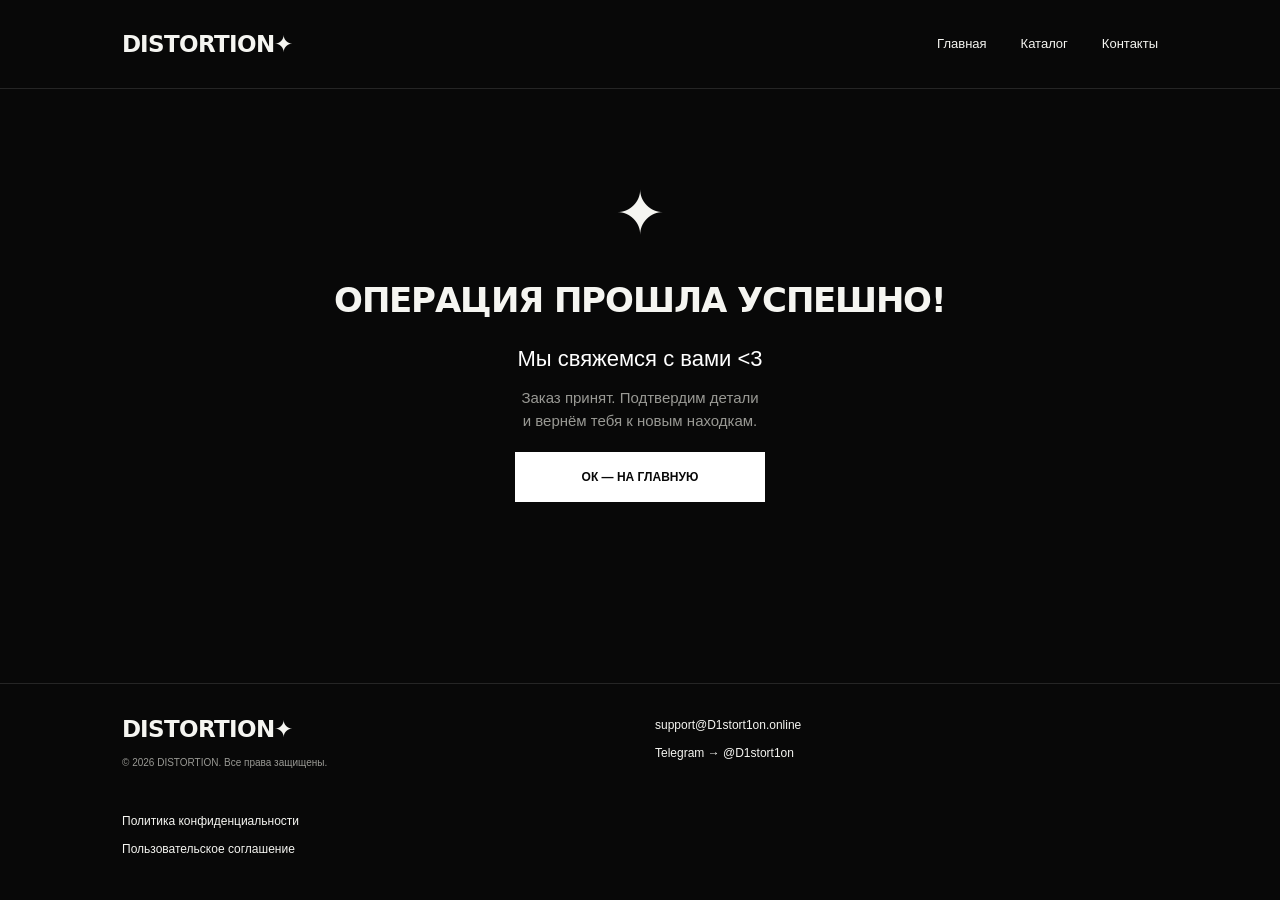
<file: success.html>
<!DOCTYPE html>
<html lang="ru">
<head>
<meta charset="UTF-8">
<meta name="viewport" content="width=device-width, initial-scale=1">
<meta name="description" content="DISTORTION — украшения в альтернативной эстетике. Твой характер. Твои правила.">
<title>Заказ оформлен — DISTORTION</title>
<link rel="stylesheet" href="vendor/bootstrap.min.css">
<link rel="stylesheet" href="style.css">
<script src="script.js" defer>
</script>
</head>
<body>
<a class="skip-link" href="#main">К содержимому</a>
<header class="site-header">
<div class="container header-row">
<a class="logo" href="index.html">DISTORTION✦</a>
<nav aria-label="Главная навигация">
<a href="index.html">Главная</a>
<a href="catalog.html">Каталог</a>
<a href="contacts.html">Контакты</a>
</nav>
</div>
</header>
<main id="main" class="container success section">
<span class="spark">✦</span>
<h1>ОПЕРАЦИЯ ПРОШЛА УСПЕШНО!</h1>
<p class="success-subtitle">Мы свяжемся с вами &lt;3</p>
<p>Заказ принят. Подтвердим детали<br>и вернём тебя к новым находкам.</p>
<a class="button" href="index.html">ОК — НА ГЛАВНУЮ</a>
</main>
<footer class="site-footer">
<div class="container footer-grid">
<div>
<a class="logo" href="index.html">DISTORTION✦</a>
<p class="small">&copy; 2026 DISTORTION. Все права защищены.</p>
</div>
<div>
<a href="mailto:support@D1stort1on.online">support@D1stort1on.online</a>
<a href="https://t.me/D1stort1on">Telegram → @D1stort1on</a>
</div>
<div>
<a href="privacy.html">Политика конфиденциальности</a>
<a href="terms.html">Пользовательское соглашение</a>
</div>
</div>
</footer>
</body>
</html>
</file>
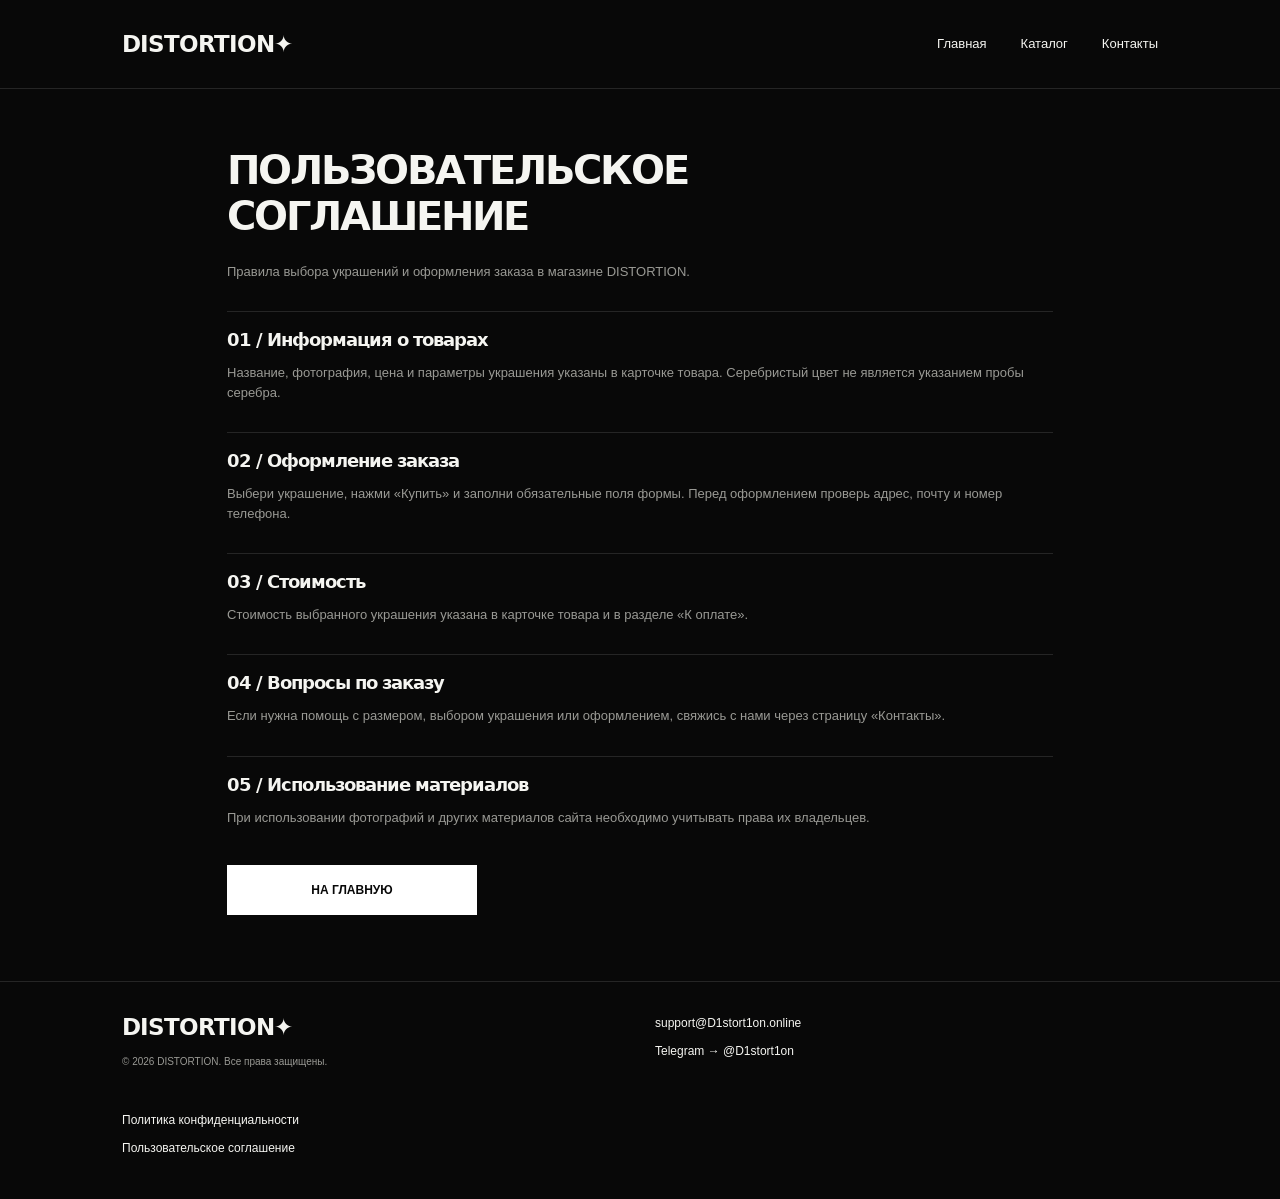
<file: terms.html>
<!DOCTYPE html>
<html lang="ru">
<head>
<meta charset="UTF-8">
<meta name="viewport" content="width=device-width, initial-scale=1">
<meta name="description" content="DISTORTION — украшения в альтернативной эстетике. Твой характер. Твои правила.">
<title>ПОЛЬЗОВАТЕЛЬСКОЕ СОГЛАШЕНИЕ — DISTORTION</title>
<link rel="stylesheet" href="vendor/bootstrap.min.css">
<link rel="stylesheet" href="style.css">
<script src="script.js" defer>
</script>
</head>
<body>
<a class="skip-link" href="#main">К содержимому</a>
<header class="site-header">
<div class="container header-row">
<a class="logo" href="index.html">DISTORTION✦</a>
<nav aria-label="Главная навигация">
<a href="index.html">Главная</a>
<a href="catalog.html">Каталог</a>
<a href="contacts.html">Контакты</a>
</nav>
</div>
</header>
<main id="main" class="container section legal">
<h1>ПОЛЬЗОВАТЕЛЬСКОЕ СОГЛАШЕНИЕ</h1>
<p>Правила выбора украшений и оформления заказа в магазине DISTORTION.</p>
<section><h2>01 / Информация о товарах</h2>
<p>Название, фотография, цена и параметры украшения указаны в карточке товара. Серебристый цвет не является указанием пробы серебра.</p></section><section><h2>02 / Оформление заказа</h2>
<p>Выбери украшение, нажми «Купить» и заполни обязательные поля формы. Перед оформлением проверь адрес, почту и номер телефона.</p></section><section><h2>03 / Стоимость</h2>
<p>Стоимость выбранного украшения указана в карточке товара и в разделе «К оплате».</p></section><section><h2>04 / Вопросы по заказу</h2>
<p>Если нужна помощь с размером, выбором украшения или оформлением, свяжись с нами через страницу «Контакты».</p></section><section><h2>05 / Использование материалов</h2>
<p>При использовании фотографий и других материалов сайта необходимо учитывать права их владельцев.</p></section><a class="button" href="index.html">НА ГЛАВНУЮ</a>
</main>
<footer class="site-footer">
<div class="container footer-grid">
<div>
<a class="logo" href="index.html">DISTORTION✦</a>
<p class="small">&copy; 2026 DISTORTION. Все права защищены.</p>
</div>
<div>
<a href="mailto:support@D1stort1on.online">support@D1stort1on.online</a>
<a href="https://t.me/D1stort1on">Telegram → @D1stort1on</a>
</div>
<div>
<a href="privacy.html">Политика конфиденциальности</a>
<a href="terms.html">Пользовательское соглашение</a>
</div>
</div>
</footer>
</body>
</html>
</file>
<file: style.css>
@font-face {
    font-family:Heading;
    src:url('images/heading.ttf') format('truetype');
    font-display:swap
}


:root {
    --background:#080808;
    --text:#f5f5f1;
    --muted:#999994;
    --line:#252525
}


* {
    box-sizing:border-box
}


html {
    scroll-behavior:smooth
}


body {
    margin:0;
    background:var(--background);
    color:var(--text);
    font:15px/1.5 Arial,sans-serif;
    min-height:100vh;
    display:flex;
    flex-direction:column
}


main {
    flex:1
}

a {
    color:inherit;
    text-decoration:none
}

a:hover {
    text-decoration:underline
}

img {
    display:block;
    max-width:100%
}

button,input {
    font:inherit
}

button,a,input {
    touch-action:manipulation
}

button {
    cursor:pointer
}

button:focus-visible,a:focus-visible,input:focus-visible {
    outline:2px solid #fff;
    outline-offset:5px
}

p {
    color:var(--muted);
    margin:12px 0
}

h1,h2,h3,.logo {
    font-family:Heading,'Arial Narrow',sans-serif;
    font-weight:900;
    line-height:1.16
}

h1 {
    font-size:44px;
    margin:0 0 22px;
    letter-spacing:-2px
}

h2 {
    font-size:25px;
    margin:0 0 18px;
    letter-spacing:-1px
}

h3 {
    font-size:16px;
    margin:0
}

.container {
    width:min(100% - 48px,1060px);
    margin-inline:auto
}

.section {
    padding-block:58px
}

.small {
    font-size:11px
}

.site-header {
    border-bottom:1px solid var(--line)
}


.header-row {
    display:flex;
    justify-content:space-between;
    align-items:center;
    min-height:88px;
    gap:24px
}

.logo {
    font-size:23px;
    letter-spacing:-1px
}

nav {
    display:flex;
    gap:34px;
    font-size:13px
}

.button {
    display:inline-block;
    text-align:center;
    border:1px solid white;
    background:#fff;
    color:#080808;
    font-size:12px;
    font-weight:bold;
    padding:15px 25px;
    min-width:250px;
    text-decoration:none;
    margin:8px 0
}

.button:hover {
    background:#d9d9d9;
    text-decoration:none
}

.hero {
    padding-block:36px 50px
}

.hero h1 {
    font-size:clamp(58px,9.4vw,140px);
    letter-spacing:-8px;
    margin-bottom:10px;
    line-height:1
}

.hero h2 {
    font-size:39px;
    line-height:1.3
}

.hero p {
    font-size:16px
}

.hero .small {
    font-size:10px
}

.hero-grid {
    display:grid;
    grid-template-columns:1fr 1fr;
    gap:35px;
    align-items:center
}

.hero-grid>img {
    width:100%
}

.ticker {
    background:#f2f2ed;
    color:#080808;
    white-space:nowrap;
    overflow:hidden;
    font-family:Heading,sans-serif;
    font-size:15px;
    padding:9px 0
}

.intro {
    padding-block:38px
}

.intro p {
    max-width:850px
}

.intro+.section {
    border-top:1px solid var(--line)
}

.section-heading {
    display:flex;
    justify-content:space-between;
    align-items:baseline;
    gap:20px
}

.section-heading>a {
    font-size:13px
}


/* Grid: адаптивная сетка каталога из четырёх колонок. */
.product-grid {
    display:grid;
    grid-template-columns:repeat(4,minmax(0,1fr));
    gap:24px 16px
}

.product-card[hidden] {
    display:none
}

.product-card img {
    width:100%;
    aspect-ratio:1;
    object-fit:cover;
    background:white;
    transition:opacity .2s
}

.product-card a:hover {
    text-decoration:none
}

.product-card a:hover img {
    opacity:.8
}

.card-line {
    display:flex;
    justify-content:space-between;
    align-items:baseline;
    gap:6px;
    margin-top:10px
}

.card-line span {
    font-size:12px;
    white-space:nowrap
}

.product-card p {
    font-size:11px;
    margin:6px 0
}

.filters {
    display:flex;
    flex-wrap:wrap;
    gap:8px;
    margin-block:22px
}

.filters button {
    border:1px solid #252525;
    background:#151515;
    color:#ccc;
    padding:10px 14px;
    font-size:12px
}

.filters .active {
    background:#fff;
    color:#080808
}

.catalog-info {
    font-size:11px;
    border-bottom:1px solid var(--line);
    padding-bottom:22px;
    margin-bottom:22px
}

.catalog-info span {
    margin-left:20px
}

.site-footer {
    border-top:1px solid var(--line);
    padding-block:32px;
    margin-top:0
}

.footer-grid {
    display:grid;
    grid-template-columns:1fr 1fr 1fr;
    gap:30px
}

.footer-grid>div>a:not(.logo) {
    display:block;
    font-size:12px;
    margin-bottom:10px
}

.footer-grid .small {
    font-size:10px
}

.breadcrumbs {
    font-size:12px;
    margin:0 0 24px
}

.product-layout {
    display:grid;
    grid-template-columns:1fr 1fr;
    gap:45px
}

.product-layout h1 {
    font-size:60px;
    margin:20px 0
}

.price {
    font-size:24px
}

.product-layout p {
    font-size:14px
}

.image-button {
    border:0;
    padding:0;
    background:transparent;
    align-self:start
}

.image-button img {
    width:100%;
    aspect-ratio:1;
    object-fit:cover
}

.care {
    display:grid;
    grid-template-columns:1fr 2fr;
    gap:35px;
    margin-top:28px;
    padding-bottom:36px;
    border-bottom:1px solid var(--line)
}

.care h2 {
    font-size:18px
}

.care p {
    font-size:13px;
    margin:0
}

hr {
    border:0;
    border-top:1px solid var(--line);
    margin:20px 0
}

.product-layout .small {
    font-size:11px
}

.checkout-grid {
    display:grid;
    grid-template-columns:1fr 1fr;
    gap:64px;
    margin-top:28px
}

label {
    display:block;
    margin:18px 0 6px;
    font-size:14px
}

input:not([type=checkbox]) {
    display:block;
    width:100%;
    background:#fff;
    border:1px solid #ccc;
    border-radius:4px;
    padding:10px 12px;
    color:#111
}

.label-heading {
    font-size:18px;
    margin-top:25px
}

.payment-method {
    background:#151515;
    padding:18px;
    font-size:14px
}

.consent {
    display:flex;
    gap:9px;
    align-items:flex-start;
    font-size:12px;
    color:var(--muted)
}

.consent input {
    margin-top:4px

}
.consent a {
    text-decoration:underline
}

.order-image {
    width:260px;
    aspect-ratio:1;
    object-fit:cover;
    margin-bottom:20px
}

.security {
    border-top:1px solid var(--line);
    margin-top:40px;
    padding-top:25px
}

.security h2 {
    font-size:18px
}

.security p {
    font-size:13px
}

.demo-note {
    padding:12px;
    border:1px solid #444;
    font-size:13px
}

.contacts {
    min-height:590px
}

.contacts-grid {
    display:grid;
    grid-template-columns:1.5fr 1fr;
    gap:55px;
    margin-top:32px
}

.contacts-grid h2 {
    font-size:21px
}

.contact-link {
    display:block;
    margin-bottom:28px;
    font-size:19px;
    overflow-wrap:anywhere
}

.contacts-grid .button {
    margin-top:24px
}

.legal {
    max-width:850px
}

.legal h1 {
    max-width:630px;
    font-size:40px
}

.legal>p {
    font-size:13px;
    margin-bottom:30px
}

.legal section {
    border-top:1px solid var(--line);
    padding:18px 0
}

.legal h2 {
    font-size:18px;
    margin:0
}

.legal section p {
    font-size:13px
}

.success {
    text-align:center;
    max-width:750px;
    padding-block:80px
}

.success h1 {
    font-size:34px;
    letter-spacing:-1px
}

.spark {
    display:block;
    font-size:60px;
    margin-bottom:22px
}

.success-subtitle {
    font-size:22px;
    color:white
}

.skip-link {
    position:absolute;
    top:-100px;
    left:10px;
    background:#fff;
    color:#000;
    padding:10px;
    z-index:10
}

.skip-link:focus {
    top:10px
}

dialog {
    border:1px solid #555;
    background:#111;
    color:white;
    max-width:min(90vw,750px);
    max-height:90vh;
    padding:16px
}

dialog::backdrop {
    background:#000c
}

dialog img {
    max-height:75vh;
    margin:auto;
    object-fit:contain
}

dialog button {
    display:block;
    margin:0 0 12px auto;
    background:white;
    color:black;
    border:0;
    padding:10px 16px
}

#form-error {
    color:#ffb0b0;
    font-size:13px
}





.hero h1 {
    letter-spacing:-4px
}

.hero h2 {
    font-size:28px
}

.product-layout,.checkout-grid {
    gap:26px
}

.product-layout h1 {
    font-size:42px
}

.footer-grid {
    grid-template-columns:1fr 1fr
}

.contacts-grid {
    gap:24px
}

.hero-grid {
    gap:12px
}





@media(max-width:540px) {
    .container {
    width:calc(100% - 32px)
}

.header-row {
    flex-direction:column;
    gap:16px;
    padding-block:20px;
    min-height:100px
}

nav {
    gap:30px
}

.section {
    padding-block:36px
}

h1 {
    font-size:34px
}

.hero h1 {
    font-size:clamp(40px,11.2vw,60px);
    letter-spacing:-3px
}

.hero-grid,.product-layout,.checkout-grid,.contacts-grid,.care {
    grid-template-columns:1fr
}

.hero-grid>img {
    max-width:340px;
    margin:10px auto
}

.hero h2 {
    font-size:30px
}

.hero .button {
    width:100%
}

.section-heading {
    align-items:flex-start
}

.section-heading h2 {
    font-size:22px
}

.section-heading>a {
    white-space:nowrap;
    font-size:11px
}

.product-grid {
    gap:22px 10px
}

.product-card h3 {
    font-size:13px
}

.product-card .card-line span {
    font-size:10px
}

.footer-grid {
    grid-template-columns:1fr;
    gap:18px
}

.catalog-info span {
    display:block;
    margin:5px 0
}

.contacts {
    min-height:0
}

.legal h1 {
    font-size:30px;
    overflow-wrap:anywhere
}

.success h1 {
    font-size:27px
}

.button {
    min-width:0;
    width:100%
}

.product-layout h1 {
    margin:10px 0
}

.contacts-grid>div:last-child {
    margin-top:15px
}

.order-image {
    width:100%;
    max-width:300px
}

.care {
    gap:6px
}

.success {
    padding-block:55px
}


}


@media(prefers-reduced-motion:reduce) {
    html {
    scroll-behavior:auto
}

* {
    transition:none!important
}


}



/* Фотографии сохраняют пропорции и не обрезают украшение. */
.product-card img, .image-button img, .order-image {
    object-fit: contain;
    background: #fff;
}
.hero-grid > img {
    max-height: 350px;
    object-fit: contain;
    background: #000;
}
.image-button {
    display: block;
}
/* Каталог — адаптивная сетка Bootstrap (задание 11). */
.catalog-faq {
    margin-top: 48px;
}
.accordion {
    --bs-accordion-bg: #111;
    --bs-accordion-color: #ddd;
    --bs-accordion-border-color: #333;
    --bs-accordion-btn-bg: #fff;
    --bs-accordion-btn-color: #080808;
    --bs-accordion-active-bg: #666;
    --bs-accordion-active-color: #fff;
    --bs-accordion-btn-focus-box-shadow: none;
}
.accordion-button {
    font: 14px/1.5 Arial, sans-serif;
}
.accordion-body {
    font: 14px/1.6 Arial, sans-serif;
}
.accordion-body a {
    text-decoration: underline;
}
/* Все текстовые кнопки: белая → чёрная при наведении → серая при нажатии. */
.button, .filters button {
    background: #fff;
    color: #080808;
    border: 1px solid #fff;
    transition: background-color .15s, color .15s;
}
.filters button.active, .accordion-button:not(.collapsed) {
    background: #666;
    color: #fff;
}
.button:hover, .filters button:hover, .accordion-button:hover,
.glightbox-container button:hover {
    background: #080808;
    color: #fff;
    border-color: #fff;
    text-decoration: none;
}
.button:active, .filters button:active, .accordion-button:active,
.glightbox-container button:active {
    background: #666;
    color: #fff;
}
.accordion-button:hover::after, .accordion-button:not(.collapsed)::after {
    filter: brightness(0) invert(1);
}

/* Рекомендации: одна горизонтальная лента вместо нескольких рядов. */
.recommendations-heading {
    align-items: center;
    margin-bottom: 18px;
}
.recommendations-heading h2 {
    margin-bottom: 0;
}
.slider-controls {
    display: flex;
    gap: 8px;
    flex-shrink: 0;
}
.slider-button {
    width: 42px;
    height: 42px;
    padding: 0;
    border: 1px solid #fff;
    background: #fff;
    color: #080808;
    font-size: 24px;
    line-height: 1;
}
.slider-button:hover {
    background: #080808;
    color: #fff;
}
.slider-button:active {
    background: #666;
    color: #fff;
}
.slider-button:disabled {
    opacity: .35;
    cursor: default;
}
.recommendations-track {
    display: flex;
    gap: 16px;
    overflow-x: auto;
    scroll-snap-type: x mandatory;
    scrollbar-width: thin;
    scrollbar-color: #777 #202020;
    padding-bottom: 16px;
}
.recommendations-track .product-card {
    flex: 0 0 calc((100% - 48px) / 4);
    min-width: 0;
    scroll-snap-align: start;
}
@media (max-width: 800px) {
    .recommendations-track .product-card {
        flex-basis: calc((100% - 16px) / 2);
    }
}
</file>
